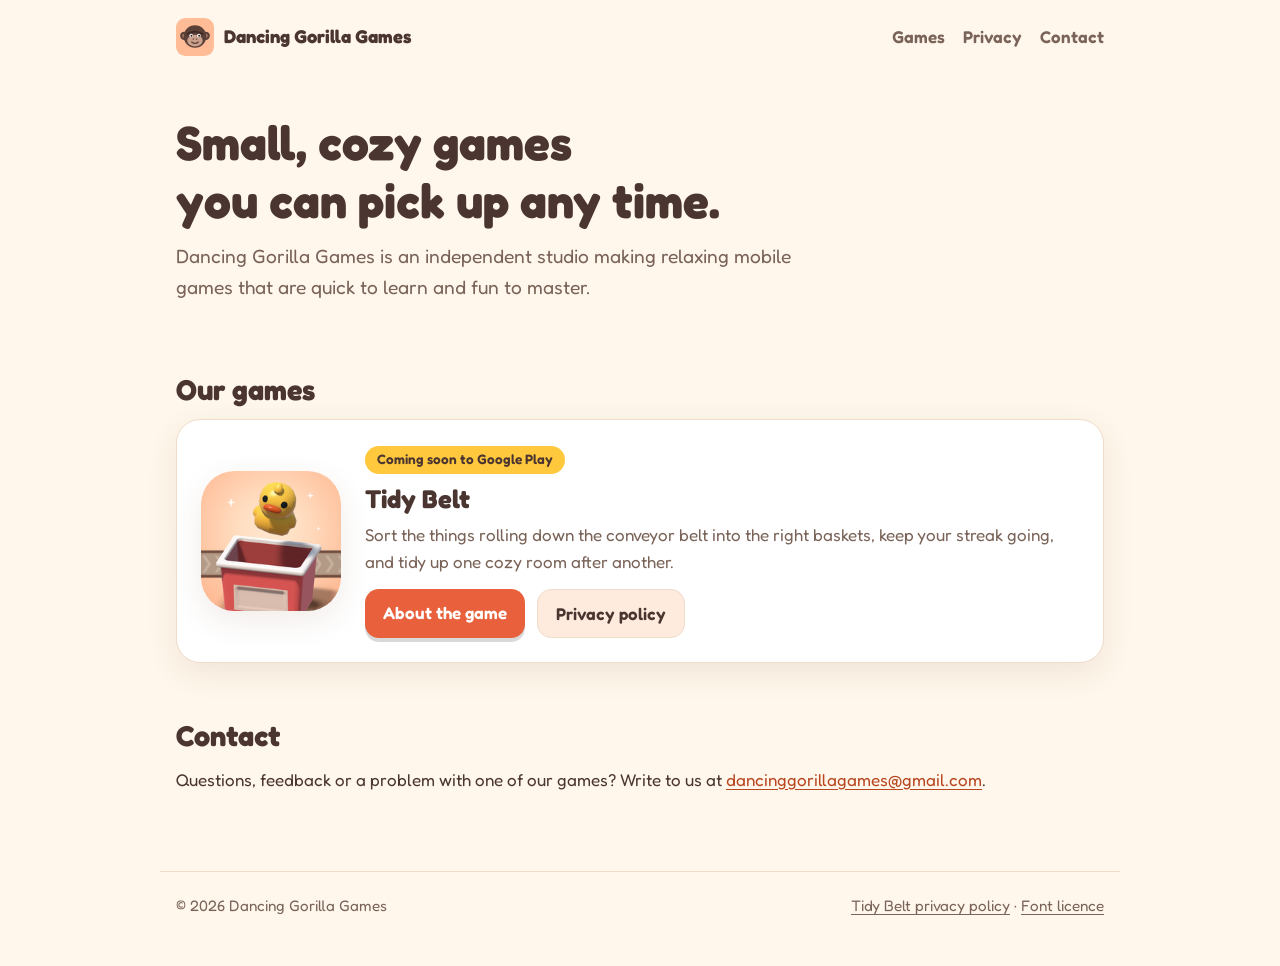
<file: index.html>
<!doctype html>
<html lang="en">
<head>
<meta charset="utf-8">
<meta name="viewport" content="width=device-width, initial-scale=1">
<title>Dancing Gorilla Games</title>
<meta name="description" content="Dancing Gorilla Games makes small, cozy mobile games. Our first game is Tidy Belt.">
<link rel="icon" href="assets/favicon.svg" type="image/svg+xml">
<link rel="apple-touch-icon" href="assets/apple-touch-icon.png">
<link rel="stylesheet" href="assets/site.css">
</head>
<body>
<header class="site-header">
  <div class="wrap">
    <a class="brand" href="./">
      <img src="assets/favicon.svg" alt="" width="38" height="38">
      Dancing Gorilla Games
    </a>
    <nav class="nav" aria-label="Main">
      <a href="#games">Games</a>
      <a href="tidybelt/privacy/">Privacy</a>
      <a href="#contact">Contact</a>
    </nav>
  </div>
</header>

<main>
  <section class="hero">
    <div class="wrap">
      <h1>Small, cozy games<br>you can pick up any time.</h1>
      <p class="lead">Dancing Gorilla Games is an independent studio making relaxing mobile games that are quick to learn and fun to master.</p>
    </div>
  </section>

  <section class="section" id="games">
    <div class="wrap">
      <h2>Our games</h2>
      <article class="card game-card">
        <img class="icon" src="assets/tidybelt-icon-192.png" alt="Tidy Belt app icon: a yellow duck dropping into a red basket" width="140" height="140">
        <div>
          <span class="pill">Coming soon to Google Play</span>
          <h3>Tidy Belt</h3>
          <p>Sort the things rolling down the conveyor belt into the right baskets, keep your streak going, and tidy up one cozy room after another.</p>
          <div class="actions">
            <a class="button" href="tidybelt/">About the game</a>
            <a class="button secondary" href="tidybelt/privacy/">Privacy policy</a>
          </div>
        </div>
      </article>
    </div>
  </section>

  <section class="section" id="contact">
    <div class="wrap">
      <h2>Contact</h2>
      <p>Questions, feedback or a problem with one of our games? Write to us at <a href="mailto:dancinggorillagames@gmail.com">dancinggorillagames@gmail.com</a>.</p>
    </div>
  </section>
</main>

<footer class="site-footer">
  <div class="wrap">
    <span>© 2026 Dancing Gorilla Games</span>
    <span><a href="tidybelt/privacy/">Tidy Belt privacy policy</a> · <a href="assets/fonts/OFL.txt">Font licence</a></span>
  </div>
</footer>
</body>
</html>
</file>
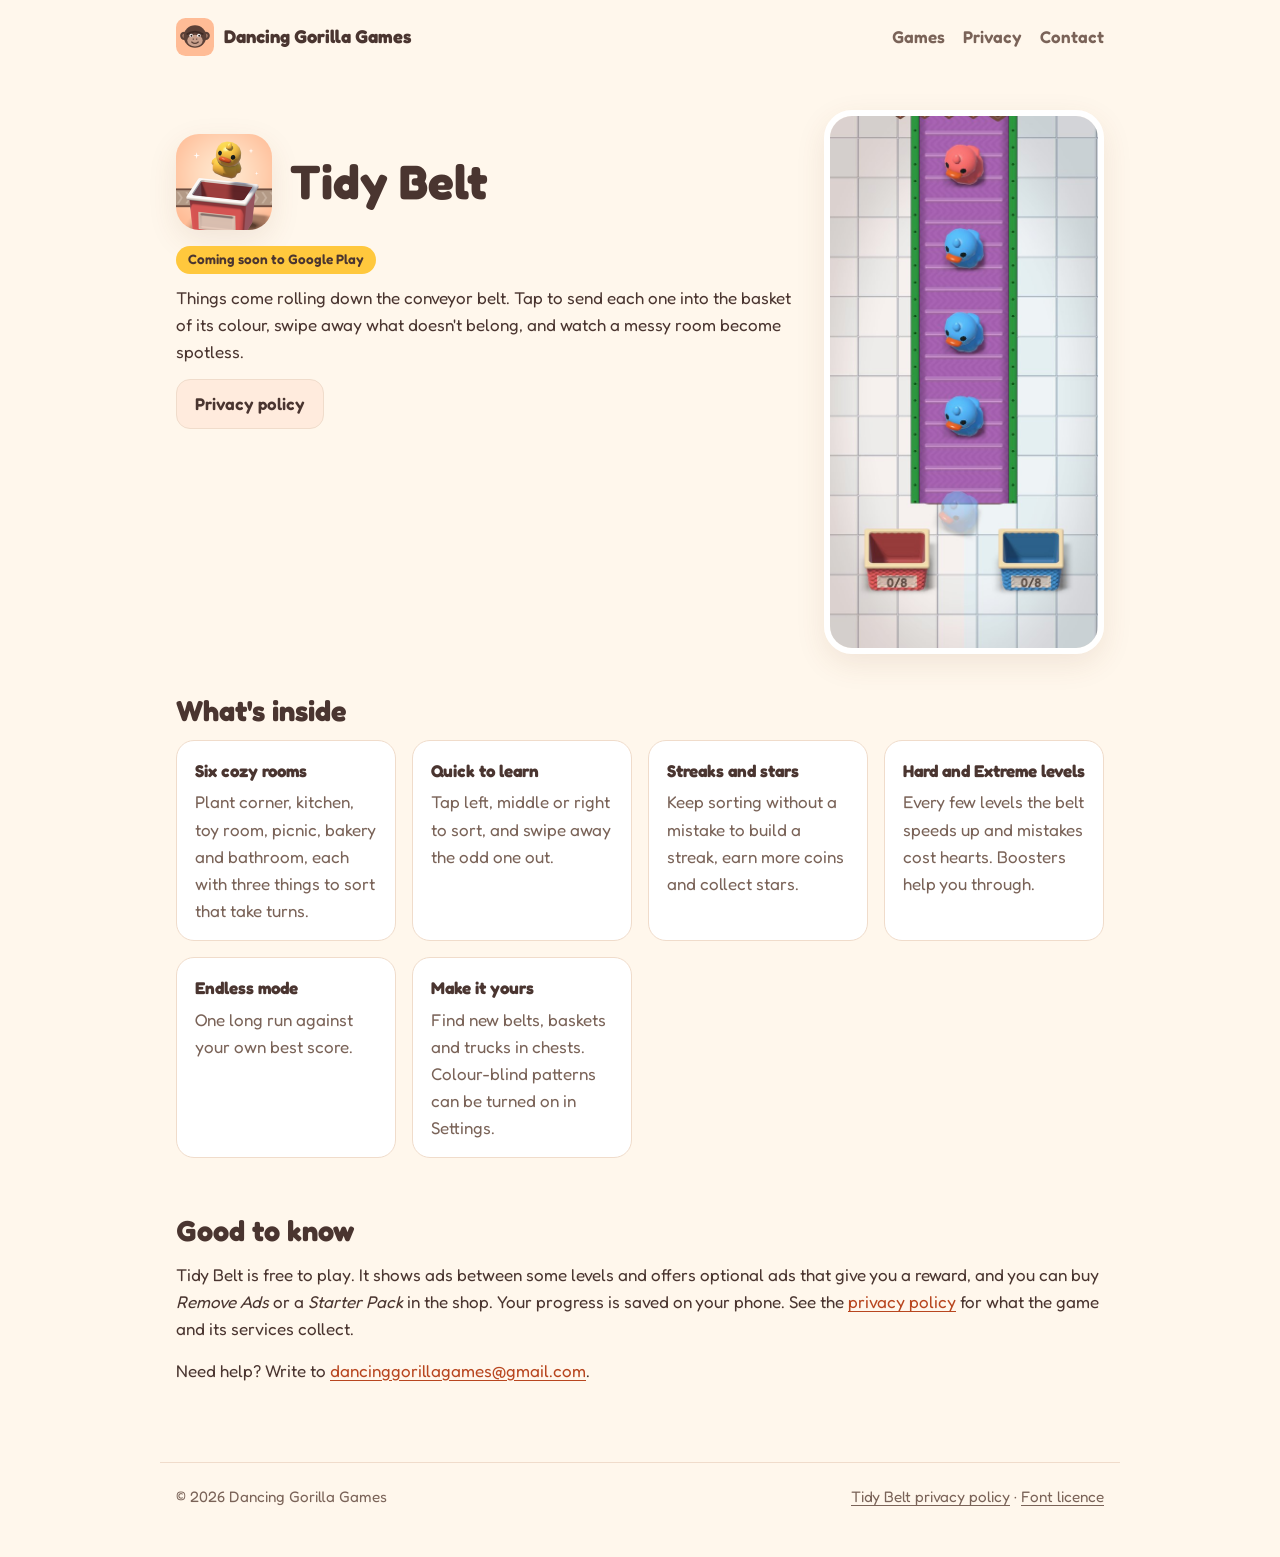
<file: tidybelt/index.html>
<!doctype html>
<html lang="en">
<head>
<meta charset="utf-8">
<meta name="viewport" content="width=device-width, initial-scale=1">
<title>Tidy Belt</title>
<meta name="description" content="Tidy Belt is a cozy sorting game: send everything on the conveyor belt into the right basket and tidy up six rooms.">
<link rel="icon" href="../assets/favicon.svg" type="image/svg+xml">
<link rel="apple-touch-icon" href="../assets/apple-touch-icon.png">
<link rel="stylesheet" href="../assets/site.css">
</head>
<body>
<header class="site-header">
  <div class="wrap">
    <a class="brand" href="../"><img src="../assets/favicon.svg" alt="" width="38" height="38">Dancing Gorilla Games</a>
    <nav class="nav" aria-label="Main">
      <a href="../#games">Games</a>
      <a href="privacy/">Privacy</a>
      <a href="../#contact">Contact</a>
    </nav>
  </div>
</header>

<main class="wrap">
  <section class="game-hero">
    <div>
      <div class="title">
        <img class="icon" src="../assets/tidybelt-icon-192.png" alt="Tidy Belt app icon" width="96" height="96">
        <h1>Tidy Belt</h1>
      </div>
      <span class="pill">Coming soon to Google Play</span>
      <p class="lead">Things come rolling down the conveyor belt. Tap to send each one into the basket of its colour, swipe away what doesn't belong, and watch a messy room become spotless.</p>
      <div class="actions">
        <a class="button secondary" href="privacy/">Privacy policy</a>
      </div>
    </div>
    <img class="screenshot" src="../assets/tidybelt-screenshot.jpg" alt="Tidy Belt gameplay: red and blue rubber ducks on a conveyor belt above a red and a blue basket" width="280" height="556">
  </section>

  <section class="section">
    <h2>What's inside</h2>
    <ul class="features">
      <li><strong>Six cozy rooms</strong><span>Plant corner, kitchen, toy room, picnic, bakery and bathroom, each with three things to sort that take turns.</span></li>
      <li><strong>Quick to learn</strong><span>Tap left, middle or right to sort, and swipe away the odd one out.</span></li>
      <li><strong>Streaks and stars</strong><span>Keep sorting without a mistake to build a streak, earn more coins and collect stars.</span></li>
      <li><strong>Hard and Extreme levels</strong><span>Every few levels the belt speeds up and mistakes cost hearts. Boosters help you through.</span></li>
      <li><strong>Endless mode</strong><span>One long run against your own best score.</span></li>
      <li><strong>Make it yours</strong><span>Find new belts, baskets and trucks in chests. Colour-blind patterns can be turned on in Settings.</span></li>
    </ul>
  </section>

  <section class="section">
    <h2>Good to know</h2>
    <p>Tidy Belt is free to play. It shows ads between some levels and offers optional ads that give you a reward, and you can buy <em>Remove Ads</em> or a <em>Starter Pack</em> in the shop. Your progress is saved on your phone. See the <a href="privacy/">privacy policy</a> for what the game and its services collect.</p>
    <p>Need help? Write to <a href="mailto:dancinggorillagames@gmail.com">dancinggorillagames@gmail.com</a>.</p>
  </section>
</main>

<footer class="site-footer">
  <div class="wrap">
    <span>© 2026 Dancing Gorilla Games</span>
    <span><a href="privacy/">Tidy Belt privacy policy</a> · <a href="../assets/fonts/OFL.txt">Font licence</a></span>
  </div>
</footer>
</body>
</html>
</file>
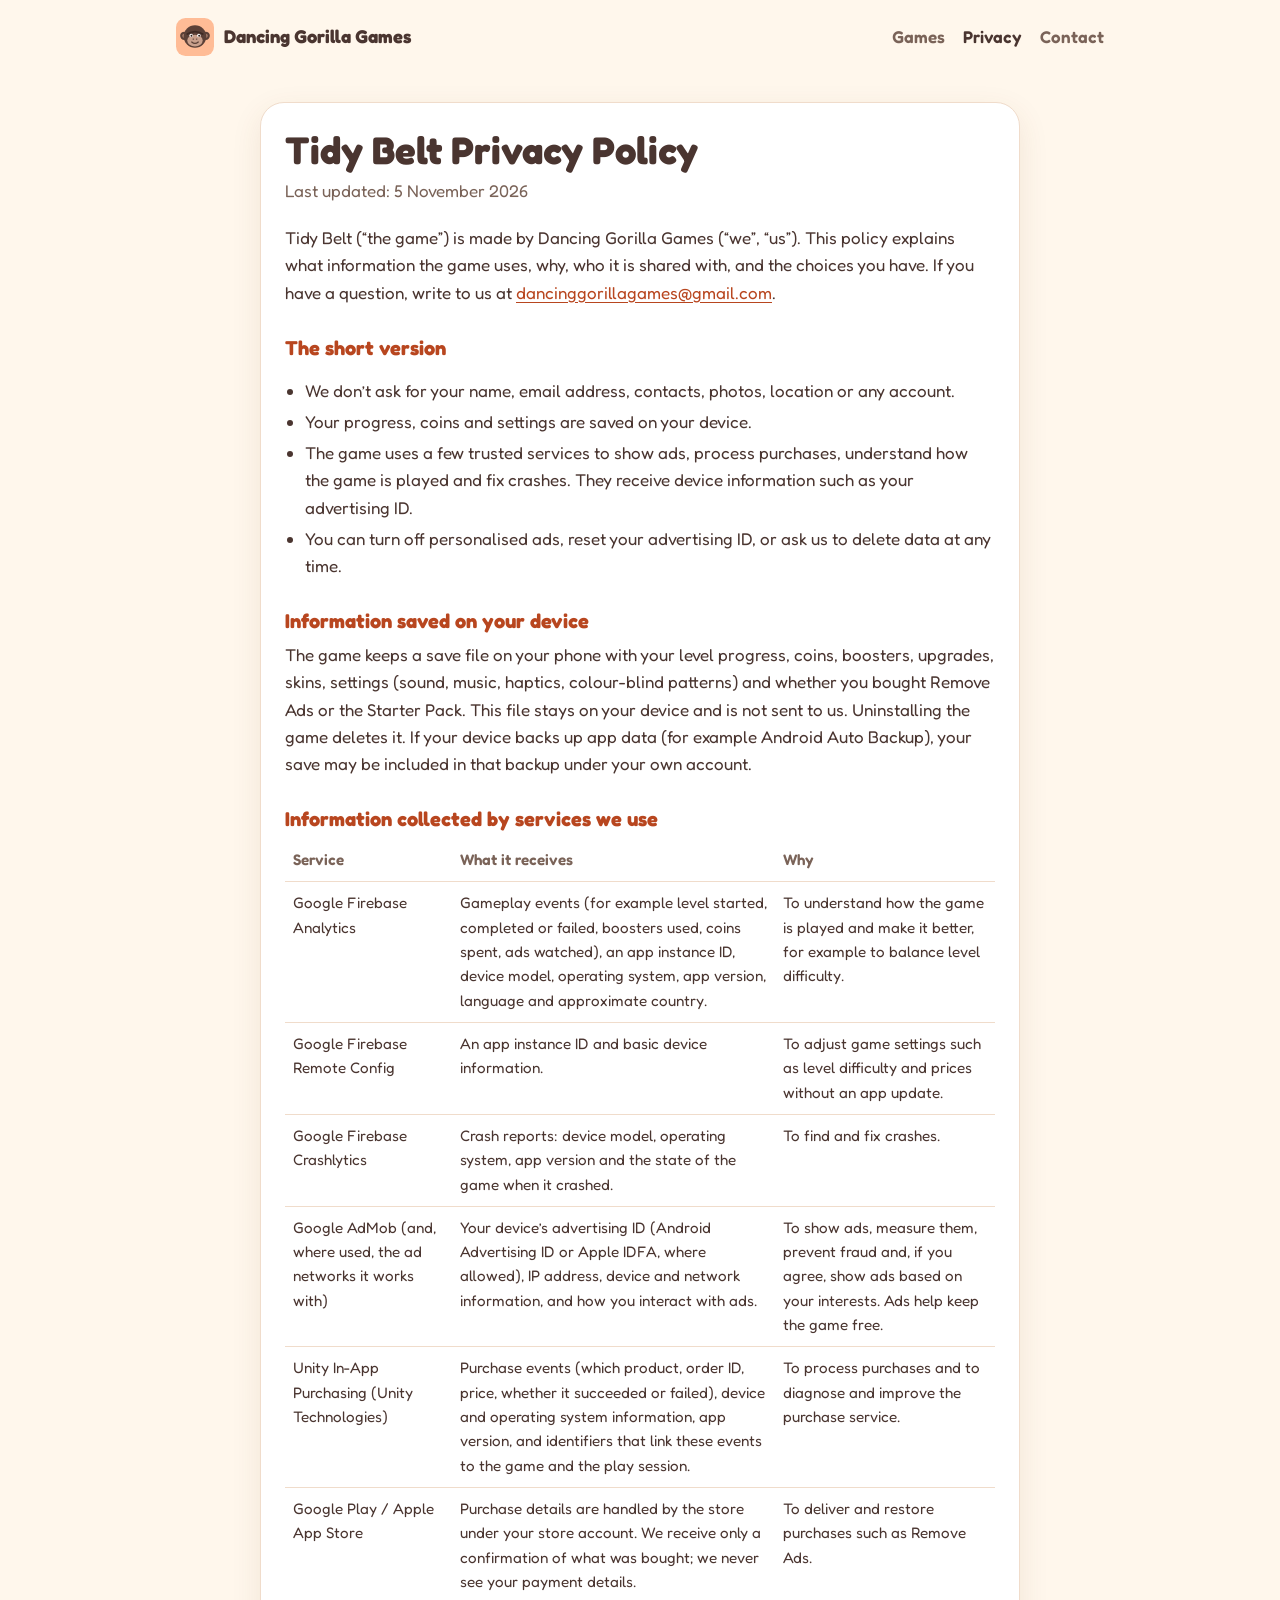
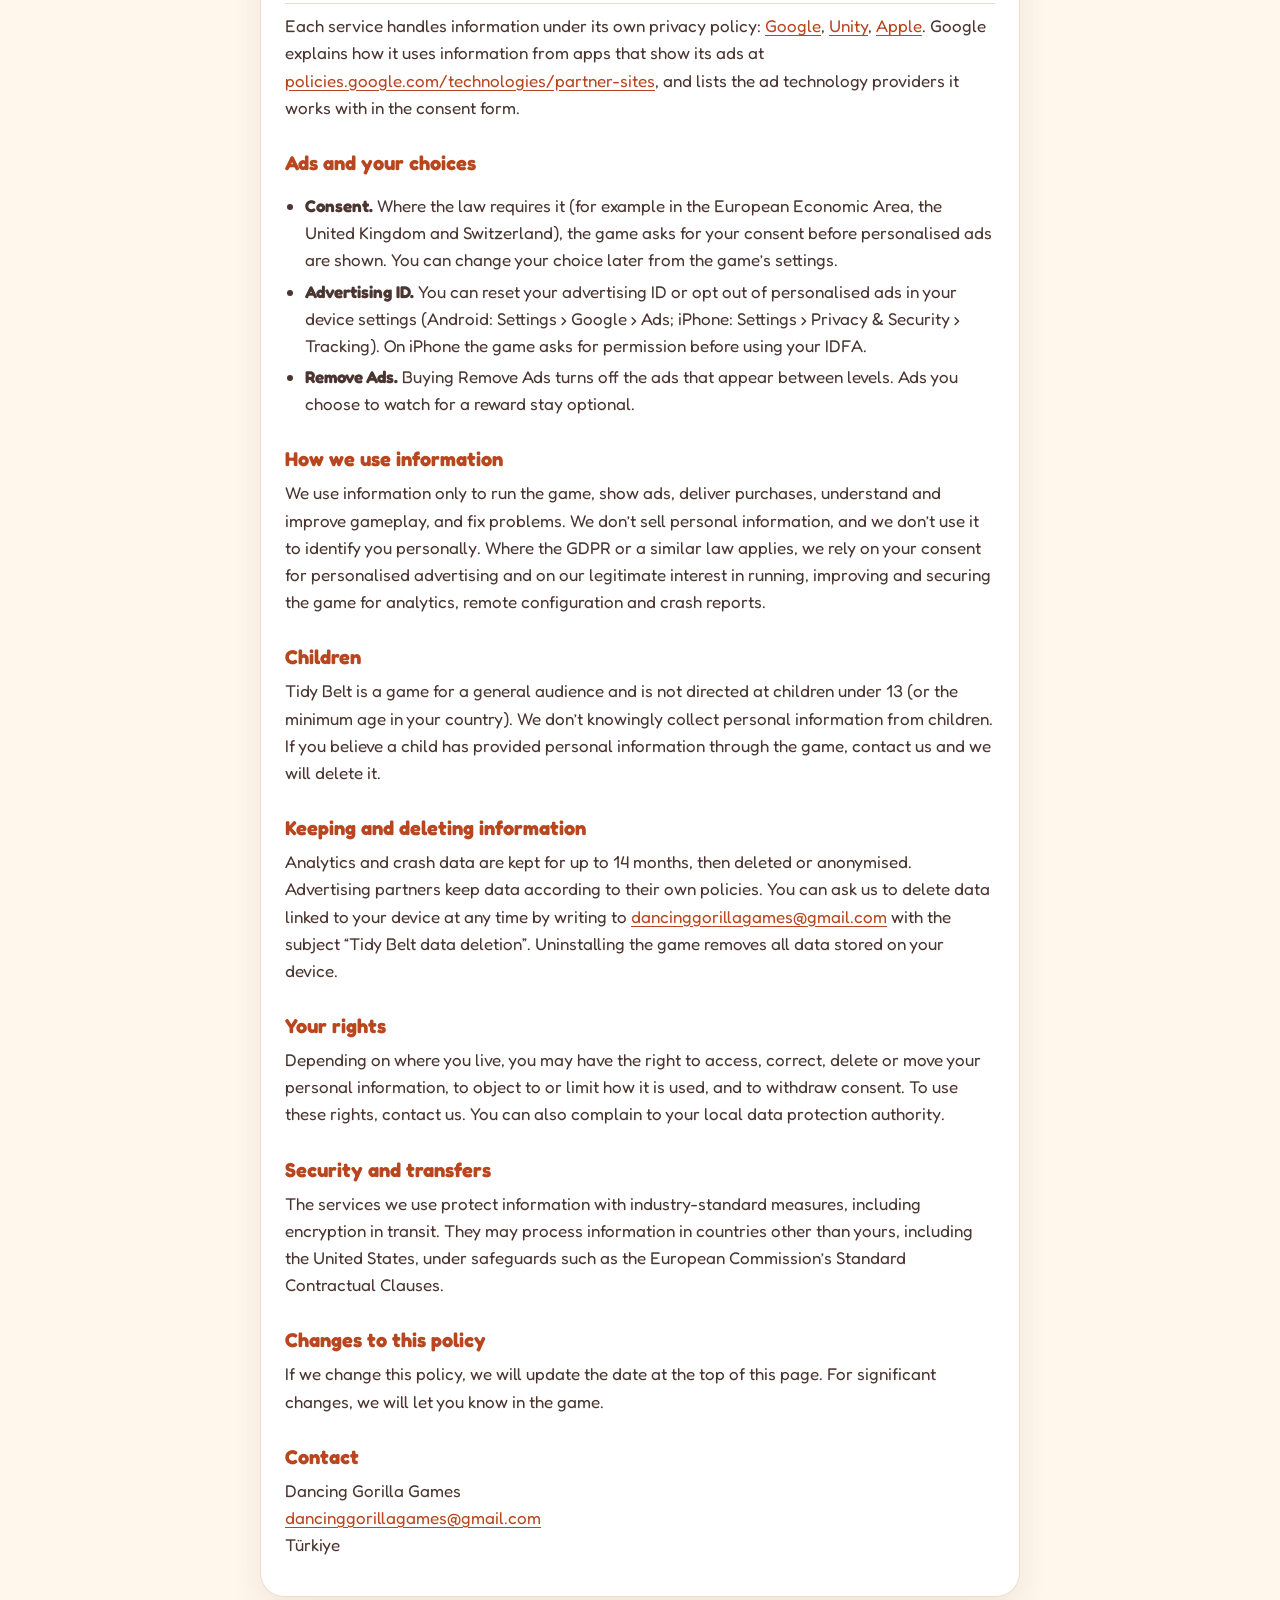
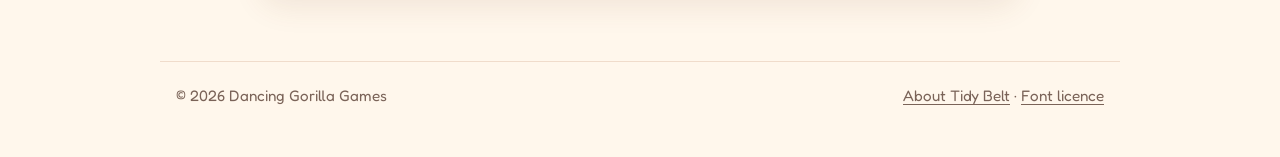
<file: tidybelt/privacy/index.html>
<!doctype html>
<html lang="en">
<head>
<meta charset="utf-8">
<meta name="viewport" content="width=device-width, initial-scale=1">
<title>Tidy Belt Privacy Policy</title>
<meta name="description" content="What information Tidy Belt and the services it uses collect, why, and the choices you have.">
<link rel="icon" href="../../assets/favicon.svg" type="image/svg+xml">
<link rel="apple-touch-icon" href="../../assets/apple-touch-icon.png">
<link rel="stylesheet" href="../../assets/site.css">
</head>
<body>
<header class="site-header">
  <div class="wrap">
    <a class="brand" href="../../"><img src="../../assets/favicon.svg" alt="" width="38" height="38">Dancing Gorilla Games</a>
    <nav class="nav" aria-label="Main">
      <a href="../../#games">Games</a>
      <a href="./" aria-current="page">Privacy</a>
      <a href="../../#contact">Contact</a>
    </nav>
  </div>
</header>

<main class="wrap section">
<article class="card doc">
<h1>Tidy Belt Privacy Policy</h1>
<p class="meta">Last updated: 5 November 2026</p>

<p>Tidy Belt (“the game”) is made by Dancing Gorilla Games (“we”, “us”). This policy explains what information the game uses, why, who it is shared with, and the choices you have. If you have a question, write to us at <a href="mailto:dancinggorillagames@gmail.com">dancinggorillagames@gmail.com</a>.</p>

<h2>The short version</h2>
<ul>
  <li>We don’t ask for your name, email address, contacts, photos, location or any account.</li>
  <li>Your progress, coins and settings are saved on your device.</li>
  <li>The game uses a few trusted services to show ads, process purchases, understand how the game is played and fix crashes. They receive device information such as your advertising ID.</li>
  <li>You can turn off personalised ads, reset your advertising ID, or ask us to delete data at any time.</li>
</ul>

<h2>Information saved on your device</h2>
<p>The game keeps a save file on your phone with your level progress, coins, boosters, upgrades, skins, settings (sound, music, haptics, colour-blind patterns) and whether you bought Remove Ads or the Starter Pack. This file stays on your device and is not sent to us. Uninstalling the game deletes it. If your device backs up app data (for example Android Auto Backup), your save may be included in that backup under your own account.</p>

<h2>Information collected by services we use</h2>
<table>
  <thead><tr><th>Service</th><th>What it receives</th><th>Why</th></tr></thead>
  <tbody>
    <tr><td>Google Firebase Analytics</td><td>Gameplay events (for example level started, completed or failed, boosters used, coins spent, ads watched), an app instance ID, device model, operating system, app version, language and approximate country.</td><td>To understand how the game is played and make it better, for example to balance level difficulty.</td></tr>
    <tr><td>Google Firebase Remote Config</td><td>An app instance ID and basic device information.</td><td>To adjust game settings such as level difficulty and prices without an app update.</td></tr>
    <tr><td>Google Firebase Crashlytics</td><td>Crash reports: device model, operating system, app version and the state of the game when it crashed.</td><td>To find and fix crashes.</td></tr>
    <tr><td>Google AdMob (and, where used, the ad networks it works with)</td><td>Your device’s advertising ID (Android Advertising ID or Apple IDFA, where allowed), IP address, device and network information, and how you interact with ads.</td><td>To show ads, measure them, prevent fraud and, if you agree, show ads based on your interests. Ads help keep the game free.</td></tr>
    <tr><td>Unity In-App Purchasing (Unity Technologies)</td><td>Purchase events (which product, order ID, price, whether it succeeded or failed), device and operating system information, app version, and identifiers that link these events to the game and the play session.</td><td>To process purchases and to diagnose and improve the purchase service.</td></tr>
    <tr><td>Google Play / Apple App Store</td><td>Purchase details are handled by the store under your store account. We receive only a confirmation of what was bought; we never see your payment details.</td><td>To deliver and restore purchases such as Remove Ads.</td></tr>
  </tbody>
</table>
<p>Each service handles information under its own privacy policy: <a href="https://policies.google.com/privacy">Google</a>, <a href="https://unity.com/legal/game-player-and-app-user-privacy-policy">Unity</a>, <a href="https://www.apple.com/legal/privacy/">Apple</a>. Google explains how it uses information from apps that show its ads at <a href="https://policies.google.com/technologies/partner-sites">policies.google.com/technologies/partner-sites</a>, and lists the ad technology providers it works with in the consent form.</p>

<h2>Ads and your choices</h2>
<ul>
  <li><b>Consent.</b> Where the law requires it (for example in the European Economic Area, the United Kingdom and Switzerland), the game asks for your consent before personalised ads are shown. You can change your choice later from the game’s settings.</li>
  <li><b>Advertising ID.</b> You can reset your advertising ID or opt out of personalised ads in your device settings (Android: Settings › Google › Ads; iPhone: Settings › Privacy &amp; Security › Tracking). On iPhone the game asks for permission before using your IDFA.</li>
  <li><b>Remove Ads.</b> Buying Remove Ads turns off the ads that appear between levels. Ads you choose to watch for a reward stay optional.</li>
</ul>

<h2>How we use information</h2>
<p>We use information only to run the game, show ads, deliver purchases, understand and improve gameplay, and fix problems. We don’t sell personal information, and we don’t use it to identify you personally. Where the GDPR or a similar law applies, we rely on your consent for personalised advertising and on our legitimate interest in running, improving and securing the game for analytics, remote configuration and crash reports.</p>

<h2>Children</h2>
<p>Tidy Belt is a game for a general audience and is not directed at children under 13 (or the minimum age in your country). We don’t knowingly collect personal information from children. If you believe a child has provided personal information through the game, contact us and we will delete it.</p>

<h2>Keeping and deleting information</h2>
<p>Analytics and crash data are kept for up to 14 months, then deleted or anonymised. Advertising partners keep data according to their own policies. You can ask us to delete data linked to your device at any time by writing to <a href="mailto:dancinggorillagames@gmail.com">dancinggorillagames@gmail.com</a> with the subject “Tidy Belt data deletion”. Uninstalling the game removes all data stored on your device.</p>

<h2>Your rights</h2>
<p>Depending on where you live, you may have the right to access, correct, delete or move your personal information, to object to or limit how it is used, and to withdraw consent. To use these rights, contact us. You can also complain to your local data protection authority.</p>

<h2>Security and transfers</h2>
<p>The services we use protect information with industry-standard measures, including encryption in transit. They may process information in countries other than yours, including the United States, under safeguards such as the European Commission’s Standard Contractual Clauses.</p>

<h2>Changes to this policy</h2>
<p>If we change this policy, we will update the date at the top of this page. For significant changes, we will let you know in the game.</p>

<h2>Contact</h2>
<p>Dancing Gorilla Games<br><a href="mailto:dancinggorillagames@gmail.com">dancinggorillagames@gmail.com</a><br>Türkiye</p>
</article>
</main>

<footer class="site-footer">
  <div class="wrap">
    <span>© 2026 Dancing Gorilla Games</span>
    <span><a href="../">About Tidy Belt</a> · <a href="../../assets/fonts/OFL.txt">Font licence</a></span>
  </div>
</footer>
</body>
</html>
</file>
<file: assets/site.css>
/* Dancing Gorilla Games: one stylesheet for every page. Colours come from the Tidy Belt icon. */

@font-face { font-family: "Fredoka"; src: url("fonts/Fredoka-Regular.ttf") format("truetype"); font-weight: 400; font-display: swap; }
@font-face { font-family: "Fredoka"; src: url("fonts/Fredoka-SemiBold.ttf") format("truetype"); font-weight: 600; font-display: swap; }
@font-face { font-family: "Fredoka"; src: url("fonts/Fredoka-Bold.ttf") format("truetype"); font-weight: 700; font-display: swap; }

:root {
  --bg: #FFF7EC;
  --bg-soft: #FFEBDD;
  --card: #FFFFFF;
  --ink: #4A3530;
  --ink-soft: #7A6358;
  --line: #F0DCCB;
  --peach: #FFBC96;
  --accent: #E8603C;
  --accent-ink: #FFFFFF;
  --yellow: #FFC83D;
  --link: #B8461F;
  --mark: #FFE7B8;
  --shadow: 0 10px 30px rgba(120, 70, 40, 0.10);
  color-scheme: light;
}
@media (prefers-color-scheme: dark) {
  :root {
    --bg: #1F1916;
    --bg-soft: #2A211D;
    --card: #2E2521;
    --ink: #F6E9DE;
    --ink-soft: #CBB6A8;
    --line: #463833;
    --peach: #8A5A44;
    --accent: #FF8A5C;
    --accent-ink: #2A1A12;
    --yellow: #FFCF5A;
    --link: #FFB08A;
    --mark: #5A4325;
    --shadow: 0 10px 30px rgba(0, 0, 0, 0.35);
    color-scheme: dark;
  }
}

* { box-sizing: border-box; }
html { -webkit-text-size-adjust: 100%; }
body {
  margin: 0;
  background: var(--bg);
  color: var(--ink);
  font: 400 17px/1.6 "Fredoka", system-ui, -apple-system, "Segoe UI", Roboto, sans-serif;
}
img { max-width: 100%; display: block; }
a { color: var(--link); text-underline-offset: 3px; }
a:hover { text-decoration-thickness: 2px; }
h1, h2, h3 { line-height: 1.2; margin: 0 0 12px; font-weight: 700; }
h1 { font-size: clamp(2rem, 6vw, 3rem); }
h2 { font-size: clamp(1.4rem, 4vw, 1.8rem); }
p { margin: 0 0 14px; }
mark { background: var(--mark); color: inherit; padding: 0 4px; border-radius: 4px; }

.wrap { max-width: 960px; margin: 0 auto; padding: 0 16px; }

/* Header */
.site-header { padding: 18px 0; }
.site-header .wrap { display: flex; align-items: center; justify-content: space-between; gap: 16px; flex-wrap: wrap; }
.brand { display: flex; align-items: center; gap: 10px; color: var(--ink); text-decoration: none; font-weight: 700; font-size: 1.15rem; }
.brand img { width: 38px; height: 38px; flex: none; }
.nav { display: flex; gap: 18px; flex-wrap: wrap; }
.nav a { color: var(--ink-soft); text-decoration: none; font-weight: 600; }
.nav a:hover, .nav a[aria-current="page"] { color: var(--ink); }

/* Hero */
.hero { padding: 40px 0 28px; }
.hero p.lead { font-size: 1.2rem; color: var(--ink-soft); max-width: 620px; }

/* Cards */
.section { padding: 28px 0; }
.card {
  background: var(--card);
  border: 1px solid var(--line);
  border-radius: 24px;
  box-shadow: var(--shadow);
  padding: 24px;
}
.game-card { display: grid; grid-template-columns: 140px 1fr; gap: 24px; align-items: center; }
.game-card .icon, .game-hero .icon { border-radius: 24%; box-shadow: var(--shadow); }
.game-card h3 { font-size: 1.6rem; margin-bottom: 6px; }
.game-card p { color: var(--ink-soft); }
@media (max-width: 560px) {
  .game-card { grid-template-columns: 1fr; text-align: center; }
  .game-card .icon { width: 120px; margin: 0 auto; }
  .game-card .actions { justify-content: center; }
}

.pill {
  display: inline-block;
  background: var(--yellow);
  color: #4A3530;
  font-weight: 600;
  font-size: 0.85rem;
  border-radius: 999px;
  padding: 3px 12px;
  margin-bottom: 10px;
}
.actions { display: flex; gap: 12px; flex-wrap: wrap; margin-top: 6px; }
.button {
  display: inline-block;
  background: var(--accent);
  color: var(--accent-ink);
  text-decoration: none;
  font-weight: 600;
  border-radius: 14px;
  padding: 10px 18px;
  box-shadow: 0 4px 0 rgba(0, 0, 0, 0.15);
}
.button.secondary { background: var(--bg-soft); color: var(--ink); box-shadow: none; border: 1px solid var(--line); }
.button:hover { filter: brightness(1.05); text-decoration: none; }

/* Game page */
.game-hero { display: grid; grid-template-columns: 1fr 280px; gap: 32px; align-items: start; padding: 36px 0 12px; }
.game-hero > div { padding-top: 24px; }
.game-hero .title { display: flex; align-items: center; gap: 18px; margin-bottom: 14px; }
.game-hero .title img { width: 96px; height: 96px; }
.game-hero .title h1 { margin: 0; }
.screenshot { border-radius: 28px; border: 6px solid var(--card); box-shadow: var(--shadow); width: 100%; max-width: 280px; height: auto; margin: 0 auto; }
@media (max-width: 720px) {
  .game-hero { grid-template-columns: 1fr; }
}
.features { display: grid; grid-template-columns: repeat(auto-fit, minmax(220px, 1fr)); gap: 16px; padding: 0; list-style: none; margin: 0; }
.features li { background: var(--card); border: 1px solid var(--line); border-radius: 18px; padding: 16px 18px; }
.features strong { display: block; margin-bottom: 4px; }
.features span { color: var(--ink-soft); }

/* Long text (privacy policy) */
.doc { max-width: 760px; margin: 0 auto; }
.doc h1 { font-size: clamp(1.8rem, 5vw, 2.4rem); margin-bottom: 4px; }
.doc h2 { font-size: 1.25rem; color: var(--link); margin: 30px 0 8px; }
.doc .meta { color: var(--ink-soft); margin-bottom: 20px; }
.doc ul { padding-left: 1.2em; }
.doc li { margin: 4px 0; }
.doc table { width: 100%; border-collapse: collapse; margin: 8px 0; font-size: 0.95rem; }
.doc th, .doc td { text-align: left; vertical-align: top; padding: 9px 8px; border-bottom: 1px solid var(--line); }
.doc th { color: var(--ink-soft); font-weight: 600; }
@media (max-width: 560px) {
  .doc table, .doc thead, .doc tbody, .doc tr, .doc th, .doc td { display: block; }
  .doc thead { display: none; }
  .doc td { border: 0; padding: 2px 0; }
  .doc tr { border-bottom: 1px solid var(--line); padding: 10px 0; }
  .doc td:first-child { font-weight: 600; }
}

/* Footer */
.site-footer { padding: 36px 0 48px; color: var(--ink-soft); font-size: 0.95rem; }
.site-footer .wrap { display: flex; justify-content: space-between; gap: 16px; flex-wrap: wrap; border-top: 1px solid var(--line); padding-top: 22px; }
.site-footer a { color: var(--ink-soft); }
</file>
